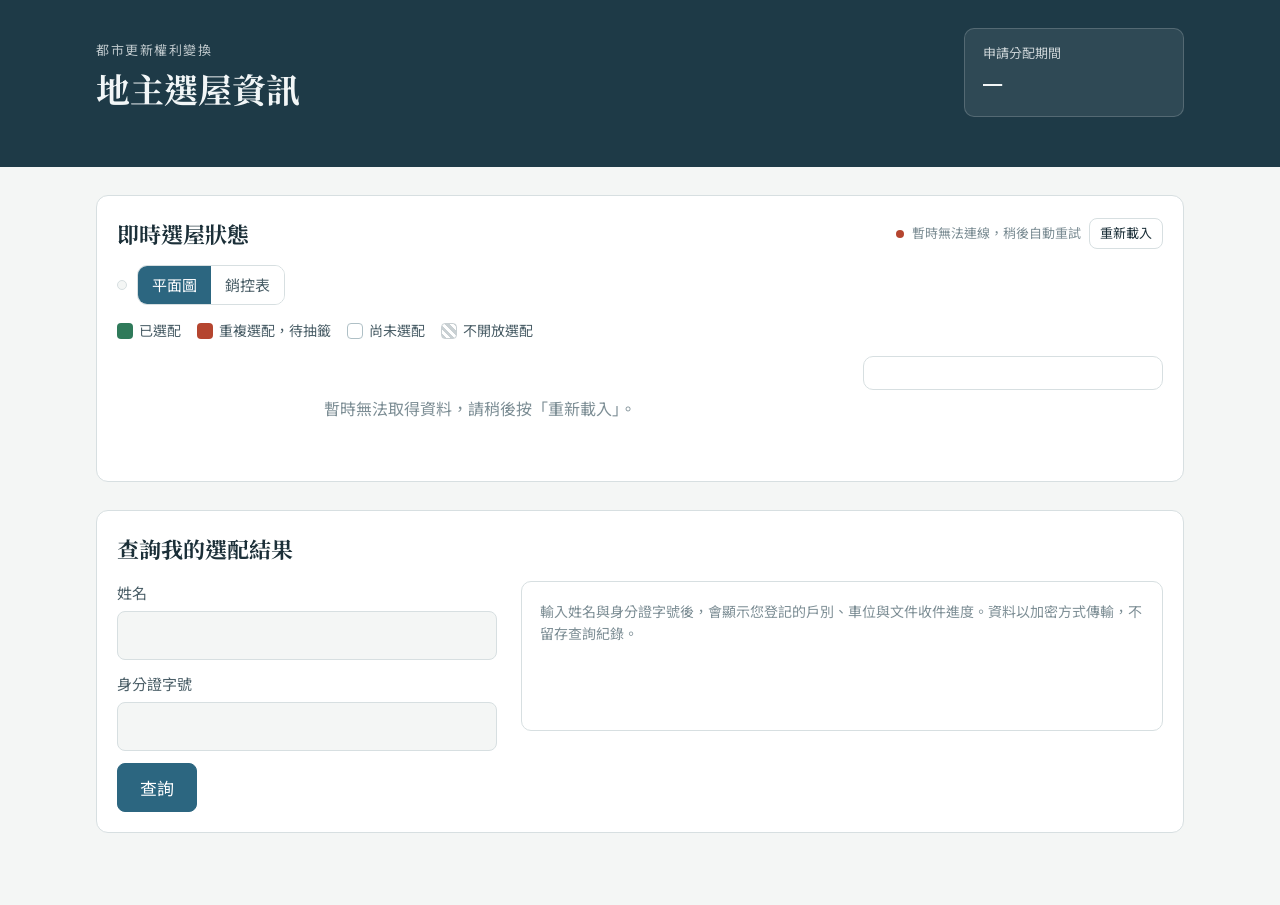
<file: index.html>
<!doctype html>
<html lang="zh-Hant">
<head>
<meta charset="utf-8">
<meta name="viewport" content="width=device-width, initial-scale=1, viewport-fit=cover">
<meta name="robots" content="noindex, nofollow, noarchive">
<title>地主選屋資訊</title>
<link rel="preconnect" href="https://fonts.googleapis.com">
<link rel="preconnect" href="https://fonts.gstatic.com" crossorigin>
<link rel="stylesheet" href="https://fonts.googleapis.com/css2?family=Noto+Sans+TC:wght@400;500;700&family=Noto+Serif+TC:wght@600;700&family=IBM+Plex+Mono:wght@500&display=swap">
<script src="config.js"></script>
<style>
:root{
  --paper:#F4F6F5; --card:#FFFFFF; --ink:#1B2F38; --ink2:#4A5E67; --ink3:#7D8E95; --line:#D7DFE1;
  --accent:#2C6680; --accent-soft:#E3EEF2;
  --sel:#2F7A5A; --sel-bg:#DDEFE6; --dup:#B5452F; --dup-bg:#F7E1DA; --open:#FFFFFF; --open-line:#AFC0C6;
  --res:#C9D0D3; --plan-filter:none; --hero:#1E3A47; --hero-ink:#F2F6F7;
  --warn-bg:#FFF3D6; --warn-ink:#7A5410;
  --sans:"Noto Sans TC","PingFang TC","Microsoft JhengHei",system-ui,sans-serif;
  --serif:"Noto Serif TC","Songti TC",serif; --mono:"IBM Plex Mono",ui-monospace,monospace;
  color-scheme:light;
}
@media (prefers-color-scheme:dark){:root{
  color-scheme:dark;
  --paper:#11191D; --card:#18242A; --ink:#E5ECEE; --ink2:#AEBCC2; --ink3:#7F9097; --line:#2C3B42;
  --accent:#7DB7CF; --accent-soft:#1E3441;
  --sel:#6FC39C; --sel-bg:#1D3A2E; --dup:#F08A72; --dup-bg:#44231B; --open:#18242A; --open-line:#4B5F67;
  --res:#3A474D; --plan-filter:invert(.9) hue-rotate(180deg); --hero:#0E2530; --hero-ink:#E8F0F2;
  --warn-bg:#3A2F14; --warn-ink:#F1D08A;}}
*{box-sizing:border-box}
html{-webkit-text-size-adjust:100%}
body{background:var(--paper);color:var(--ink);font-family:var(--sans);font-size:16px;line-height:1.6;margin:0;padding-top:env(safe-area-inset-top,0px)}
img{max-width:100%}
[hidden]{display:none!important}
.wrap{max-width:1120px;margin:0 auto;padding-inline:16px}
.testbar{background:var(--warn-bg);color:var(--warn-ink);font-size:14px;text-align:center;padding:8px 16px}
header.hero{background:var(--hero);color:var(--hero-ink);padding-block:28px 26px}
.hero-grid{display:grid;grid-template-columns:1fr auto;gap:24px;align-items:end}
.eyebrow{font-size:13px;letter-spacing:.12em;opacity:.75}
h1{font-family:var(--serif);font-size:clamp(24px,4vw,34px);line-height:1.3;margin:6px 0 6px;text-wrap:balance}
.sub{font-size:15px;opacity:.85;margin:0}
.count{background:rgba(255,255,255,.08);border:1px solid rgba(255,255,255,.18);border-radius:10px;padding:14px 18px;min-width:220px}
.count .lbl{font-size:13px;opacity:.8}
.count .big{font-family:var(--mono);font-size:32px;line-height:1.2;font-variant-numeric:tabular-nums}
.count .big small{font-family:var(--sans);font-size:15px;margin-left:2px}
.count .dl{font-size:13px;opacity:.8}
.steps{display:flex;margin-top:22px;overflow-x:auto;padding-bottom:2px}
.step{flex:1;min-width:110px;font-size:13px;border-top:3px solid rgba(255,255,255,.2);padding-top:8px;padding-right:10px}
.step b{display:block;font-size:14px}
.step.done{border-color:rgba(255,255,255,.55)}
.step.now{border-color:#8FD3B3}.step.now b{color:#A9E3C8}
.step span{opacity:.75}
main{padding-block:28px 40px;display:grid;gap:28px}
section.card{background:var(--card);border:1px solid var(--line);border-radius:12px;padding:20px}
.sec-head{display:flex;flex-wrap:wrap;align-items:center;gap:12px;justify-content:space-between;margin-bottom:14px}
h2{font-family:var(--serif);font-size:22px;margin:0}
.upd{font-size:13px;color:var(--ink3);display:flex;align-items:center;gap:8px}
.dot{width:8px;height:8px;border-radius:50%;background:var(--sel);animation:pulse 2s infinite}
.dot.off{background:var(--dup);animation:none}
@keyframes pulse{0%{box-shadow:0 0 0 0 color-mix(in srgb,var(--sel) 60%,transparent)}70%{box-shadow:0 0 0 7px transparent}100%{box-shadow:0 0 0 0 transparent}}
@media (prefers-reduced-motion:reduce){.dot{animation:none}}
.btn{font:inherit;font-size:15px;border:1px solid var(--line);background:var(--card);color:var(--ink);border-radius:8px;padding:8px 14px;cursor:pointer}
.btn:hover{border-color:var(--accent)}
:focus-visible{outline:3px solid var(--accent);outline-offset:2px}
.controls{display:flex;flex-wrap:wrap;gap:10px;align-items:center;margin-bottom:14px}
.tabs{display:flex;gap:4px;background:var(--paper);border:1px solid var(--line);border-radius:10px;padding:4px;flex-wrap:wrap}
.tab{font:inherit;font-size:16px;font-weight:500;border:0;background:transparent;color:var(--ink2);padding:7px 16px;border-radius:7px;cursor:pointer}
.tab[aria-selected="true"]{background:var(--card);color:var(--ink);box-shadow:0 1px 2px rgba(0,0,0,.12)}
.seg{display:flex;border:1px solid var(--line);border-radius:10px;overflow:hidden}
.seg button{font:inherit;font-size:15px;border:0;background:var(--card);color:var(--ink2);padding:7px 14px;cursor:pointer}
.seg button[aria-pressed="true"]{background:var(--accent);color:#fff}
select{font:inherit;font-size:15px;padding:7px 10px;border-radius:8px;border:1px solid var(--line);background:var(--card);color:var(--ink)}
.legend{display:flex;flex-wrap:wrap;gap:16px;font-size:14px;color:var(--ink2);margin:4px 0 14px}
.legend i{display:inline-block;width:16px;height:16px;border-radius:4px;vertical-align:-3px;margin-right:6px;border:1.5px solid transparent}
.lg-sel{background:var(--sel)}.lg-dup{background:var(--dup)}.lg-open{background:var(--open);border-color:var(--open-line)!important}.lg-res{background:repeating-linear-gradient(45deg,var(--res) 0 3px,transparent 3px 6px);border-color:var(--res)!important}
.grid-scroll{overflow-x:auto}
table.g{border-collapse:separate;border-spacing:3px;font-variant-numeric:tabular-nums}
table.g th{font-size:13px;color:var(--ink3);font-weight:500;padding:0 2px}
table.g th.fl{text-align:right;padding-right:6px;font-family:var(--mono);font-size:13px}
.u{display:block;width:46px;height:30px;border-radius:5px;border:1.5px solid var(--open-line);background:var(--open);color:var(--ink2);font:500 12px var(--mono);cursor:pointer;padding:0}
.u.s1{background:var(--sel);border-color:var(--sel);color:#fff}
.u.s2{background:var(--dup);border-color:var(--dup);color:#fff}
.u.s3{background:repeating-linear-gradient(45deg,var(--res) 0 3px,transparent 3px 6px);border-color:var(--res);color:var(--ink3)}
.u.on{outline:3px solid var(--accent);outline-offset:1px}
.pk-floor{margin-bottom:16px}
.pk-floor h3{font-size:15px;margin:0 0 6px;color:var(--ink2);font-weight:500}
.pk-wrap{display:flex;flex-wrap:wrap;gap:3px}
.pk-wrap .u{width:40px;height:26px;font-size:11px}
.split{display:grid;grid-template-columns:minmax(0,1fr) 300px;gap:20px;align-items:start}
.plan-box{position:relative;border:1px solid var(--line);border-radius:10px;background:var(--card);overflow:auto;max-height:78vh}
.plan-inner{position:relative;width:100%}
.plan-inner.z2{width:190%}
.plan-inner img{display:block;width:100%;height:auto;max-width:none;filter:var(--plan-filter)}
.plan-inner svg{position:absolute;inset:0;width:100%;height:100%}
.hot{cursor:pointer}
.hot text{font-family:var(--mono);font-weight:600;pointer-events:none}
.plan-tools{display:flex;gap:8px;align-items:center;flex-wrap:wrap;margin-bottom:10px}
.panel{border:1px solid var(--line);border-radius:10px;padding:16px;position:sticky;top:12px;background:var(--card)}
.panel .code{font:600 26px var(--mono)}
.pill{display:inline-block;font-size:13px;font-weight:500;padding:2px 10px;border-radius:99px}
.p1{background:var(--sel-bg);color:var(--sel)}.p2{background:var(--dup-bg);color:var(--dup)}.p0{background:var(--accent-soft);color:var(--accent)}.p3{background:var(--paper);color:var(--ink3);border:1px solid var(--line)}
dl.kv{display:grid;grid-template-columns:auto 1fr;gap:6px 14px;margin:14px 0 0;font-size:15px}
dl.kv dt{color:var(--ink3)} dl.kv dd{margin:0;text-align:right;font-variant-numeric:tabular-nums}
.hint{font-size:14px;color:var(--ink3);margin:10px 0 0}
.note{font-size:13px;color:var(--ink3);margin-top:12px}
.ann{display:grid;gap:12px}
.ann article{border-left:3px solid var(--accent);padding:2px 0 2px 14px}
.ann h3{font-size:17px;margin:0}
.ann time{font-size:13px;color:var(--ink3);font-family:var(--mono)}
.ann p{margin:4px 0 0;white-space:pre-wrap;color:var(--ink2)}
.lookup{display:grid;grid-template-columns:minmax(0,380px) minmax(0,1fr);gap:24px;align-items:start}
.field{display:grid;gap:6px;margin-bottom:12px}
.field label{font-size:15px;color:var(--ink2)}
.field input{font:inherit;font-size:17px;padding:10px 12px;border-radius:8px;border:1px solid var(--line);background:var(--paper);color:var(--ink)}
.primary{background:var(--accent);color:#fff;border-color:var(--accent);font-size:17px;padding:10px 22px}
.result{border:1px solid var(--line);border-radius:10px;padding:18px;min-height:150px}
.result h3{font-size:20px;margin:0 0 4px}
.res-row{display:flex;justify-content:space-between;gap:12px;padding:8px 0;border-bottom:1px solid var(--line);font-size:16px}
.res-row:last-child{border-bottom:0}
.docs{display:flex;flex-wrap:wrap;gap:6px;margin-top:10px}
.docs span{font-size:13px;padding:3px 10px;border-radius:99px;background:var(--paper);border:1px solid var(--line);color:var(--ink2)}
.docs span.ok{background:var(--sel-bg);border-color:transparent;color:var(--sel)}
.err{color:var(--dup)}
.loading{padding:40px;text-align:center;color:var(--ink3)}
.lock{position:fixed;inset:0;z-index:30;background:var(--paper);display:grid;place-items:center;padding:16px}
.lock form{background:var(--card);border:1px solid var(--line);border-radius:12px;padding:24px;width:100%;max-width:360px;display:grid;gap:12px}
.lock h1{color:var(--ink);font-size:22px;margin:0}.lock p{margin:0;color:var(--ink2);font-size:15px}
.lock input{font:inherit;font-size:17px;padding:10px 12px;border-radius:8px;border:1px solid var(--line);background:var(--paper);color:var(--ink)}
footer{font-size:13px;color:var(--ink3);padding-block:0 32px}
@media (max-width:820px){.hero-grid{grid-template-columns:1fr}.split{grid-template-columns:1fr}.panel{position:static}.lookup{grid-template-columns:1fr}}
</style>
</head>
<body>
<div class="lock" id="lock" hidden><form id="lock-form"><h1>地主選屋資訊</h1><p>此頁面目前僅開放內部測試，請輸入存取密碼。</p><input id="lock-pw" type="password" autocomplete="off" aria-label="存取密碼" required><p class="err" id="lock-err" role="alert"></p><button class="btn primary" type="submit">進入</button></form></div>
<div class="testbar" id="testbar" hidden>⚠️ 測試頁面：資料僅供測試，非正式選屋結果</div>
<header class="hero">
  <div class="wrap">
    <div class="hero-grid">
      <div>
        <div class="eyebrow" id="eyebrow">都市更新權利變換</div>
        <h1 id="title">地主選屋資訊</h1>
        <p class="sub" id="subtitle"></p>
      </div>
      <div class="count" aria-live="polite">
        <div class="lbl" id="cd-lbl">申請分配期間</div>
        <div class="big" id="cd">—</div>
        <div class="dl" id="cd-dl"></div>
      </div>
    </div>
    <div class="steps" id="steps"></div>
  </div>
</header>

<main class="wrap">
  <section class="card" id="ann-sec" hidden aria-labelledby="ann-h">
    <div class="sec-head"><h2 id="ann-h">最新公告</h2></div>
    <div class="ann" id="ann"></div>
  </section>

  <section class="card" aria-labelledby="st-h">
    <div class="sec-head">
      <h2 id="st-h">即時選屋狀態</h2>
      <div class="upd"><span class="dot" id="dot"></span><span id="upd">載入中…</span><button class="btn" id="reload" style="font-size:13px;padding:4px 10px">重新載入</button></div>
    </div>
    <div class="controls">
      <div class="tabs" role="tablist" aria-label="區域" id="tabs"></div>
      <div class="seg" aria-label="顯示方式" id="seg">
        <button data-v="plan" aria-pressed="true">平面圖</button>
        <button data-v="table" aria-pressed="false">銷控表</button>
      </div>
    </div>
    <div class="legend">
      <span><i class="lg-sel"></i>已選配</span>
      <span><i class="lg-dup"></i>重複選配，待抽籤</span>
      <span><i class="lg-open"></i>尚未選配</span>
      <span><i class="lg-res"></i>不開放選配</span>
    </div>
    <div class="split">
      <div id="view"><div class="loading">資料載入中…</div></div>
      <aside class="panel" id="panel" aria-live="polite"></aside>
    </div>
  </section>

  <section class="card" aria-labelledby="lk-h">
    <div class="sec-head"><h2 id="lk-h">查詢我的選配結果</h2></div>
    <div class="lookup">
      <form id="lk" autocomplete="off">
        <div class="field"><label for="lk-name">姓名</label><input id="lk-name" required></div>
        <div class="field"><label for="lk-id">身分證字號</label><input id="lk-id" required maxlength="10" autocapitalize="characters"></div>
        <button class="btn primary" type="submit" id="lk-btn">查詢</button>
      </form>
      <div class="result" id="lk-res"><p class="hint" style="margin:0">輸入姓名與身分證字號後，會顯示您登記的戶別、車位與文件收件進度。資料以加密方式傳輸，不留存查詢紀錄。</p></div>
    </div>
  </section>
</main>
<footer class="wrap" id="footer"></footer>

<script>
const C=window.APP_CONFIG||{};
const API=(fn,body)=>fetch(`${C.SUPABASE_URL}/rest/v1/rpc/${fn}`,{method:'POST',headers:{'apikey':C.SUPABASE_ANON_KEY,'Content-Type':'application/json'},body:JSON.stringify(body||{})}).then(r=>{if(!r.ok)throw new Error(r.status);return r.json()});
const $=s=>document.querySelector(s);
const esc=s=>String(s??'').replace(/[&<>"]/g,c=>({'&':'&amp;','<':'&lt;','>':'&gt;','"':'&quot;'}[c]));
const fmt=n=>Number(n).toLocaleString('zh-TW');
const f2=n=>n?Number(n).toFixed(2):'—';
const fnum=f=>{const m=String(f).match(/^B(\d+)$/);return m?-+m[1]:parseInt(f)};
const LBL=['尚未選配','已選配','重複選配，待抽籤','不開放選配'];

let B=null, PL=null, UN={}, PK={}, TABS=[];
const st={k:null,v:'plan',fl:null,pf:null,sel:null,zoom:false};
const S=c=>{const n=(B&&B.status[c])||0;return n<0?3:n>=2?2:n};
const cls=c=>'u s'+S(c)+(st.sel===c?' on':'');

function buildIndex(){
  UN={};PK={};B.units.forEach(u=>UN[u.code]=u);B.parking.forEach(p=>PK[p.code]=p);
  const towers=[...new Set(B.units.filter(u=>u.use==='住宅').map(u=>u.unit.replace(/\d+$/,'')))].sort();
  TABS=towers.map(t=>({k:t,label:t+' 棟'}));
  if(B.units.some(u=>u.use!=='住宅'))TABS.push({k:'SHOP',label:'一樓店鋪'});
  if(B.parking.length)TABS.push({k:'P',label:'車位'});
  if(!st.k)st.k=TABS[0]&&TABS[0].k;
}
const typesOf=k=>[...new Set(B.units.filter(u=>k==='SHOP'?u.use!=='住宅':u.use==='住宅'&&u.unit.replace(/\d+$/,'')===k).map(u=>u.unit))].sort((a,b)=>a.localeCompare(b,'en',{numeric:true}));
const floorsOf=k=>[...new Set(B.units.filter(u=>k==='SHOP'?u.use!=='住宅':u.use==='住宅'&&u.unit.replace(/\d+$/,'')===k).map(u=>u.floor))].sort((a,b)=>fnum(b)-fnum(a));
const pfloors=()=>[...new Set(B.parking.map(p=>p.floor))].sort((a,b)=>fnum(a)-fnum(b));

function renderHead(){
  const s=B.settings;
  document.title=(s.short_name||'')+' 地主選屋資訊';
  $('#testbar').hidden=!s.test_mode;
  $('#eyebrow').textContent=[s.location,'都市更新權利變換'].filter(Boolean).join(' · ');
  $('#title').textContent=(s.short_name||'')+' 地主選屋資訊';
  $('#subtitle').textContent=[s.developer?'實施者 '+s.developer:'',s.case_name].filter(Boolean).join(' · ');
  $('#steps').innerHTML=(s.milestones||[]).map(m=>`<div class="step ${m.status||''}"><b>${esc(m.name)}</b><span>${esc(m.date||'')}</span></div>`).join('');
  $('#footer').innerHTML=`${s.contact?'服務專線 '+esc(s.contact)+' · ':''}本頁資料僅供選配參考，實際以都市更新審議及核准建照為準 · ${esc(C.COMPANY||'')}`;
  const a=B.announcements||[]; $('#ann-sec').hidden=!a.length;
  $('#ann').innerHTML=a.slice(0,5).map(x=>`<article><time>${esc(x.date)}</time><h3>${esc(x.title)}</h3>${x.content?`<p>${esc(x.content)}</p>`:''}</article>`).join('');
  tick();
}
function tick(){
  if(!B)return; const s=B.settings;
  const start=s.apply_start?new Date(s.apply_start+'T00:00:00+08:00'):null, end=s.apply_end?new Date(s.apply_end+'T'+(s.apply_end_time||'17:00')+':00+08:00'):null;
  const now=Date.now(); let lbl,big,dl='';
  const roc=d=>`${d.getFullYear()-1911} 年 ${d.getMonth()+1} 月 ${d.getDate()} 日`;
  if(!end){lbl='申請分配期間';big='籌備中';}
  else if(start&&now<start){const ms=start-now;lbl='距申請分配開始';big=`${Math.floor(ms/864e5)}<small>天</small> ${String(Math.floor(ms%864e5/36e5)).padStart(2,'0')}<small>時</small>`;dl='開始：'+roc(start);}
  else if(now<end){const ms=end-now;lbl='距申請分配截止';big=`${Math.floor(ms/864e5)}<small>天</small> ${String(Math.floor(ms%864e5/36e5)).padStart(2,'0')}<small>時</small>`;dl=`截止：${roc(end)} ${s.apply_end_time||'17:00'}`;}
  else{lbl='申請分配期間';big='已截止';dl=s.lottery_text?'公開抽籤：'+s.lottery_text:'截止：'+roc(end);}
  $('#cd-lbl').textContent=lbl;$('#cd').innerHTML=big;$('#cd-dl').textContent=dl;
}
function render(){
  $('#tabs').innerHTML=TABS.map(t=>`<button class="tab" role="tab" data-k="${t.k}" aria-selected="${t.k===st.k}">${t.label}</button>`).join('');
  document.querySelectorAll('.tab').forEach(t=>t.onclick=()=>{st.k=t.dataset.k;st.sel=null;render()});
  const showPlan=B.settings.show_plans!==false&&PL;
  $('#seg').hidden=!showPlan; if(!showPlan)st.v='table';
  document.querySelectorAll('#seg button').forEach(b=>b.setAttribute('aria-pressed',b.dataset.v===st.v));
  const v=$('#view');
  v.innerHTML = st.v==='plan'?planView():(st.k==='P'?parkTable():towerTable(st.k));
  bind(); panel();
}
function towerTable(k){
  const T=typesOf(k),F=floorsOf(k);
  let h='<div class="grid-scroll"><table class="g"><tr><th></th>'+T.map(t=>`<th>${t}</th>`).join('')+'</tr>';
  F.forEach(f=>{h+=`<tr><th class="fl">${f}</th>`+T.map(t=>{const c=f+'-'+t;return UN[c]?`<td><button class="${cls(c)}" data-c="${c}" aria-label="${c} ${LBL[S(c)]}">${t}</button></td>`:'<td></td>'}).join('')+'</tr>'});
  return h+'</table></div>';
}
function parkTable(){
  return pfloors().map(f=>{const list=B.parking.filter(p=>p.floor===f);
    return `<div class="pk-floor"><h3>${f} · ${list.length} 位</h3><div class="pk-wrap">`+list.map(p=>`<button class="${cls(p.code)}" data-c="${p.code}" aria-label="${p.code} ${LBL[S(p.code)]}">${p.code.split('-').pop()}</button>`).join('')+'</div></div>';}).join('');
}
function planView(){
  let flOpts,cur;
  if(st.k==='P'){flOpts=pfloors();cur=st.pf=st.pf&&flOpts.includes(st.pf)?st.pf:flOpts[flOpts.length-1];}
  else{flOpts=floorsOf(st.k);cur=st.fl&&flOpts.includes(st.fl)?st.fl:(flOpts.includes('9F')?'9F':flOpts[Math.floor(flOpts.length/2)]);if(st.k!=='SHOP')st.fl=cur;}
  const key=PL.floors[cur],pl=key&&PL.images[key];
  const sel=flOpts.length>1?`<label for="flsel" style="font-size:15px;color:var(--ink2)">樓層</label><select id="flsel">${flOpts.map(f=>`<option ${f===cur?'selected':''}>${f}</option>`).join('')}</select>`:`<span style="font-size:15px;color:var(--ink2)">${cur}</span>`;
  if(!pl)return `<div class="plan-tools">${sel}</div><p class="hint">這一層沒有平面圖，請切換到「銷控表」。</p>`;
  const isP=st.k==='P';
  const pts=pl.pts.filter(p=>isP||st.k==='SHOP'||p[0].replace(/\d+$/,'')===st.k);
  let svg=`<svg viewBox="0 0 ${pl.w} ${pl.h}" role="group" aria-label="${cur} 平面圖">`;
  pts.forEach(p=>{
    const code=isP?p[0]:cur+'-'+p[0]; if(!UN[code]&&!PK[code])return; const s=S(code);
    const fill=['var(--open)','var(--sel)','var(--dup)','var(--res)'][s], stroke=['var(--accent)','var(--sel)','var(--dup)','var(--res)'][s], tc=s===1||s===2?'#fff':'var(--ink)';
    const lab=isP?p[0].split('-').pop():p[0], w=isP?(lab.length>2?40:32):48, h=isP?24:28, on=st.sel===code;
    svg+=`<g class="hot" tabindex="0" data-c="${code}" role="button" aria-label="${code} ${LBL[s]}"><rect x="${p[1]-w/2}" y="${p[2]-h/2}" width="${w}" height="${h}" rx="6" fill="${fill}" stroke="${on?'#E0A800':stroke}" stroke-width="${on?5:2}"/><text x="${p[1]}" y="${p[2]+4.5}" text-anchor="middle" fill="${tc}" font-size="${isP?12:14}">${lab}</text></g>`;
  });
  svg+='</svg>';
  const shared=Object.entries(PL.floors).filter(([,v])=>v===key).map(([k])=>k);
  const same=!isP&&shared.length>2?`<span class="hint" style="margin:0">${shared[0]}–${shared[shared.length-1]} 為標準層，格局相同</span>`:'';
  return `<div class="plan-tools">${sel}<button class="btn" id="zm">${st.zoom?'縮小':'放大'}</button>${same}</div>
  <div class="plan-box"><div class="plan-inner${st.zoom?' z2':''}"><img src="${pl.file}" alt="${cur} 平面圖" width="${pl.w}" height="${pl.h}">${svg}</div></div>
  <p class="note">圖說取自選屋圖冊，實際以都更審議及核准建照為準。</p>`;
}
function panel(){
  const c=st.sel,p=$('#panel');
  if(!c){p.innerHTML='<p class="hint" style="margin:0">點選平面圖或銷控表上的戶別、車位，查看詳細資料。</p>';return}
  const s=S(c),price=v=>v!=null?`<dt>價格</dt><dd>NT$${fmt(v)}</dd>`:'';
  const msg=s===2?'此位置有兩位以上地主選配，將於公開抽籤決定。':s===1?'此位置已有地主登記選配。':s===3?'此位置不開放地主選配。':'此位置目前可登記選配，請洽服務人員。';
  const who=B.names&&B.names[c]?`<dt>選配人</dt><dd>${esc(B.names[c])}</dd>`:'';
  if(UN[c]){const u=UN[c];
    p.innerHTML=`<div class="code">${c}</div><span class="pill p${s}">${LBL[s]}</span>
    <dl class="kv"><dt>用途</dt><dd>${esc(u.use)}</dd><dt>主建物</dt><dd>${f2(u.main)} 坪</dd><dt>附屬建物</dt><dd>${f2(u.aux)} 坪</dd><dt>共有部分</dt><dd>${f2(u.common)} 坪</dd>
    <dt><b>總建物面積</b></dt><dd><b>${f2(u.total)} 坪</b></dd>${u.terrace?`<dt>露臺</dt><dd>${f2(u.terrace)} 坪</dd>`:''}${price(u.price)}${who}</dl><p class="hint">${msg}</p>`;
  }else if(PK[c]){const k=PK[c];
    p.innerHTML=`<div class="code">${c}</div><span class="pill p${s}">${LBL[s]}</span>
    <dl class="kv"><dt>樓層</dt><dd>${k.floor}</dd><dt>類型</dt><dd>${esc(k.type)}</dd><dt>尺寸</dt><dd>${esc(k.size)}</dd>${price(k.price)}${who}</dl><p class="hint">${msg}</p>`;}
}
function bind(){
  document.querySelectorAll('[data-c]').forEach(el=>{const go=()=>{st.sel=el.dataset.c;render()};el.addEventListener('click',go);el.addEventListener('keydown',e=>{if(e.key==='Enter'||e.key===' '){e.preventDefault();go()}})});
  const fs=$('#flsel');if(fs)fs.onchange=e=>{if(st.k==='P')st.pf=e.target.value;else st.fl=e.target.value;render()};
  const zm=$('#zm');if(zm)zm.onclick=()=>{st.zoom=!st.zoom;render()};
}
document.querySelectorAll('#seg button').forEach(b=>b.onclick=()=>{st.v=b.dataset.v;render()});

const PASS=()=>{try{return sessionStorage.getItem('xw_pass')||''}catch(e){return window._pass||''}};
function showLock(msg){$('#lock').hidden=false;$('#lock-err').textContent=msg||'';$('#lock-pw').focus();}
$('#lock-form').addEventListener('submit',async e=>{e.preventDefault();const v=$('#lock-pw').value;try{sessionStorage.setItem('xw_pass',v)}catch(_){window._pass=v}
  const hadB=!!B;await load(true);if(!$('#lock').hidden)showLock('密碼不正確');else if(!hadB)startTimers();});
async function load(first){
  try{
    const b=await API('public_board',{p_code:PASS()});
    if(b&&b.locked){showLock();return}
    $('#lock').hidden=true;B=b;buildIndex();
    if(first)renderHead();else{renderHead()}
    render();
    $('#dot').className='dot';$('#upd').textContent=`每 ${B.settings.refresh_sec||30} 秒自動更新 · 最後更新 ${new Date().toLocaleTimeString('zh-TW',{hour12:false})}`;
  }catch(e){
    $('#dot').className='dot off';$('#upd').textContent='暫時無法連線，稍後自動重試';
    if(!B)$('#view').innerHTML='<div class="loading">暫時無法取得資料，請稍後按「重新載入」。</div>';
  }
}
let timer;
async function start(){
  try{PL=await fetch('plans/plans.json').then(r=>r.ok?r.json():null)}catch(e){PL=null}
  await load(true);
  if(B)startTimers();
}
function startTimers(){
  clearInterval(timer);timer=setInterval(()=>{if(!document.hidden&&!document.querySelector('.plan-box:hover'))load()},(B&&B.settings.refresh_sec||30)*1000);
  setInterval(tick,60000);
}
$('#reload').onclick=()=>load();
document.addEventListener('visibilitychange',()=>{if(!document.hidden&&B)load()});

$('#lk').addEventListener('submit',async e=>{
  e.preventDefault();
  const n=$('#lk-name').value.trim(),i=$('#lk-id').value.trim().toUpperCase(),r=$('#lk-res');
  $('#lk-btn').disabled=true;r.innerHTML='<p class="hint" style="margin:0">查詢中…</p>';
  let o=null;try{o=await API('verify_owner',{p_name:n,p_id:i,p_code:PASS()})}catch(err){r.innerHTML='<p class="err" style="margin:0">暫時無法連線，請稍後再試。</p>';$('#lk-btn').disabled=false;return}
  $('#lk-btn').disabled=false;
  const contact=B&&B.settings.contact?`，或致電 ${esc(B.settings.contact)} 洽詢`:'';
  if(!o){r.innerHTML=`<p class="err" style="margin:0">查不到符合的資料。請確認姓名與身分證字號是否正確${contact}。</p>`;return}
  const stl=o.participation==='不參與'?['不參與權變（領補償金）','p3']:o.redo?['需重新選配','p2']:(o.units.length||o.parks.length||o.groups.length)?[o.formal||o.groups.length?'已登記選配':'登記中（尚未正式登錄）','p1']:['尚未申請選配','p0'];
  let h=`<h3>${esc(o.name)}</h3><span class="pill ${stl[1]}">${stl[0]}</span>`;
  h+=`<div class="res-row" style="margin-top:10px"><span>更新後應分配權利價值</span><b>NT$${fmt(o.value)}</b></div>`;
  if(o.units.length||o.parks.length)h+=`<div class="res-row"><span>選配房屋</span><b>${o.units.join('、')||'—'}</b></div><div class="res-row"><span>選配車位</span><b>${o.parks.join('、')||'—'}</b></div>`;
  o.groups.forEach(g=>{h+=`<div class="res-row"><span>合併對象</span><span>${esc(g.with)}</span></div><div class="res-row"><span>合併選配</span><b>${g.codes.join('、')}</b></div><div class="res-row"><span>您的出資</span><span>NT$${fmt(g.amount)} ／ 總價 NT$${fmt(g.total)}</span></div>`});
  if(o.dups.length)h+=`<p class="err">${o.dups.join('、')} 與其他地主重複選配，將於公開抽籤決定${B.settings.lottery_text?'（'+esc(B.settings.lottery_text)+'）':''}。</p>`;
  if(o.redo)h+='<p class="err">您選配的位置經抽籤未中，請依抽出的順位重新選配。</p>';
  if(!o.units.length&&!o.parks.length&&!o.groups.length&&o.participation!=='不參與')h+=`<p class="hint">${o.below_min?'您的應分配權利價值未達最小分配單元，可選擇領取補償金，或與其他地主合併申請分配。':''}${B.settings.apply_end?'請於申請分配截止前繳回文件。':''}</p>`;
  if(o.docs.length)h+='<div class="docs">'+o.docs.map(d=>`<span class="${d.state===2?'ok':''}">${d.state===2?'✓ ':d.state===1?'◐ ':''}${esc(d.name)}${d.state===1?'（已收到，處理中）':''}</span>`).join('')+'</div>';
  h+='<p class="note">找補金額以正式權利變換計畫為準，請洽服務人員。</p>';
  r.innerHTML=h;
});
if(!C.SUPABASE_URL||C.SUPABASE_URL.includes('YOUR-')){$('#view').innerHTML='<div class="loading">尚未設定資料庫連線：請編輯 config.js 填入 Supabase 的網址與 anon key。</div>';$('#upd').textContent='未連線';}
else start();
</script>
</body>
</html>
</file>
